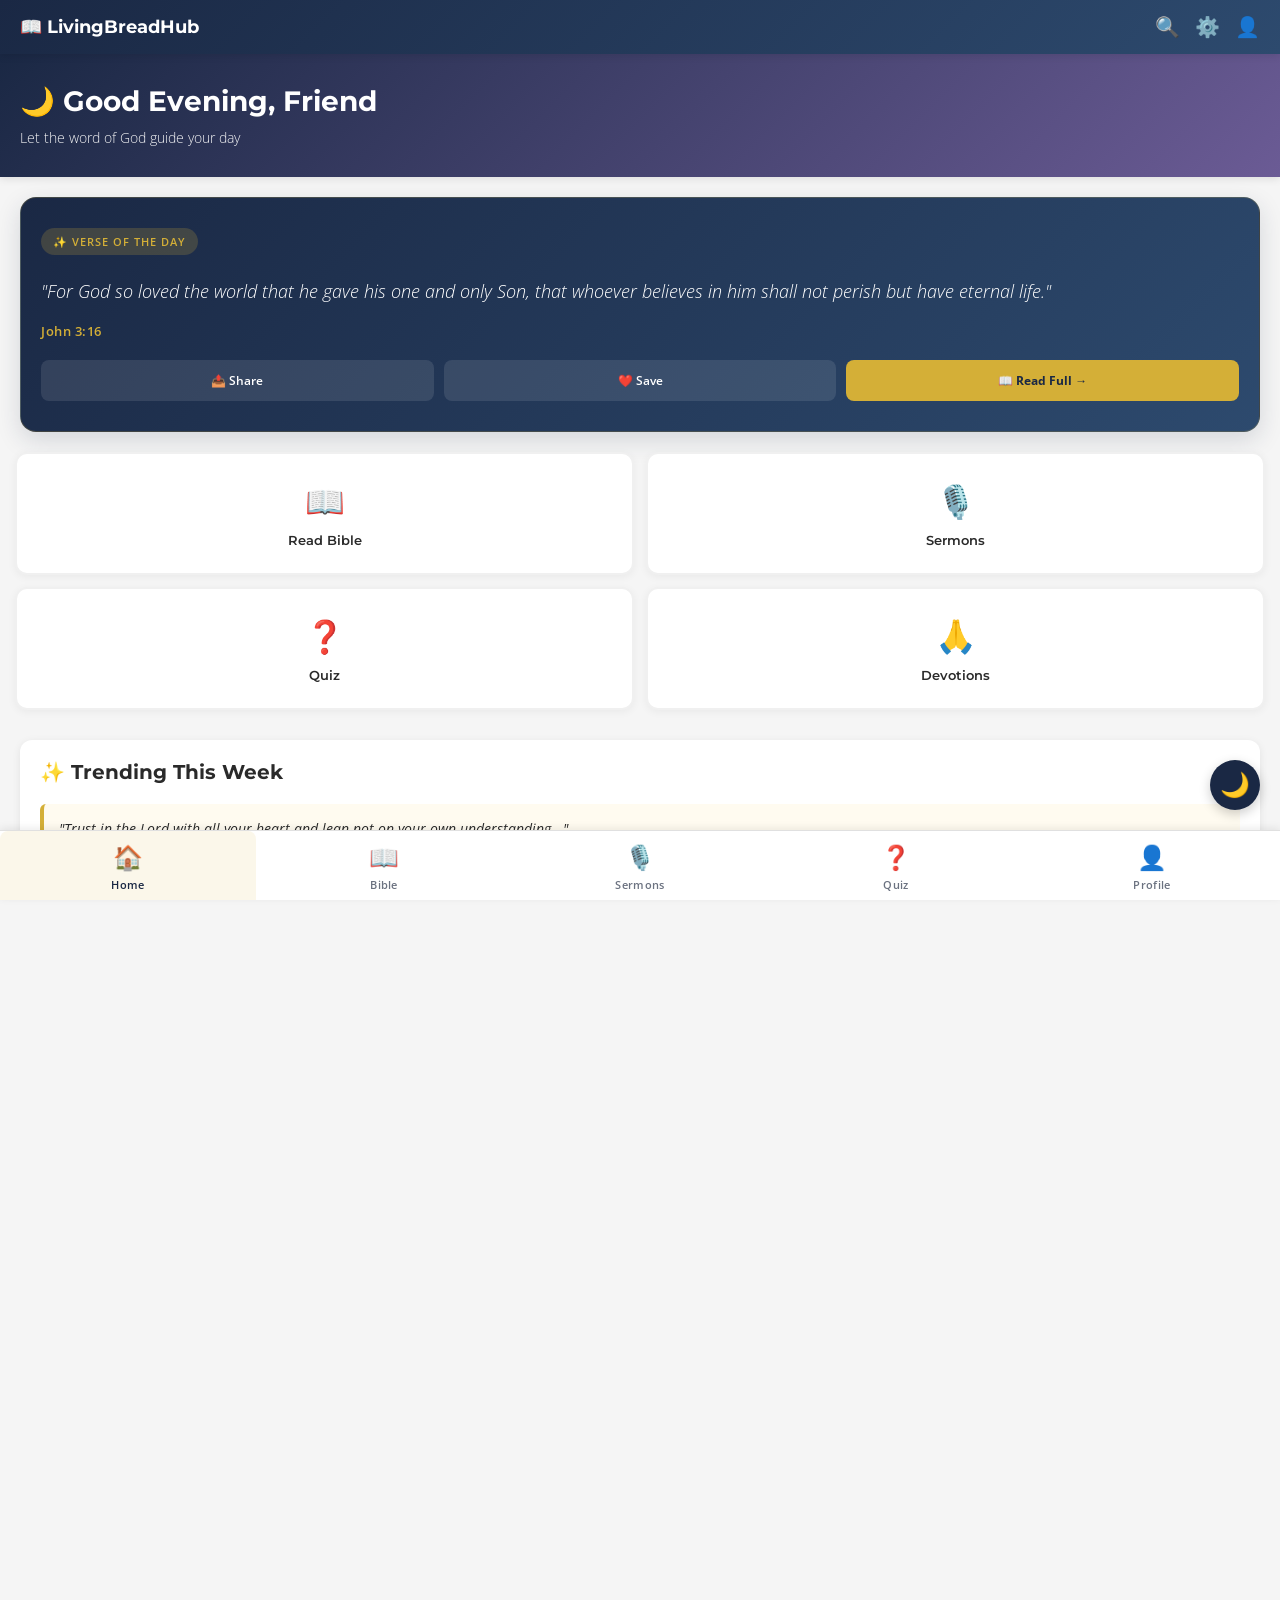
<file: index.html>
<!DOCTYPE html>
<html lang="en">
<head>
    <meta charset="UTF-8">
    <meta name="viewport" content="width=device-width, initial-scale=1.0">
    <title>LivingBreadHub - Modern Bible App</title>
    <link href="https://fonts.googleapis.com/css2?family=Montserrat:wght@600;700&family=Open+Sans:wght@400;500&family=Lato:wght@300&display=swap" rel="stylesheet">
    <link rel="stylesheet" href="css/styles.css">
</head>
<body>

<!-- ==================== HEADER ==================== -->
<div class="app-header">
    <div class="header-logo">📖 LivingBreadHub</div>
    <div class="header-icons">
        <span onclick="alert('Search coming soon!')">🔍</span>
        <span onclick="alert('Settings coming soon!')">⚙️</span>
        <span onclick="alert('Profile coming soon!')">👤</span>
    </div>
</div>

<!-- ==================== WELCOME SECTION ==================== -->
<div class="welcome-section">
    <h2 class="greeting" id="greeting">Good Morning, Friend</h2>
    <p class="tagline">Let the word of God guide your day</p>
</div>

<!-- ==================== VERSE OF THE DAY ==================== -->
<div class="verse-card">
    <div class="verse-badge">✨ VERSE OF THE DAY</div>
    <p class="verse-text">"For God so loved the world that he gave his one and only Son, that whoever believes in him shall not perish but have eternal life."</p>
    <p class="verse-reference">John 3:16</p>
    <div class="verse-actions">
        <button class="verse-btn" onclick="shareVerse()">📤 Share</button>
        <button class="verse-btn" onclick="bookmarkVerse(event)">❤️ Save</button>
        <button class="verse-btn read-btn" onclick="readFull()">📖 Read Full →</button>
    </div>
</div>

<!-- ==================== QUICK ACTIONS ==================== -->
<div class="quick-actions">
    <div class="action-card" onclick="goToSection('bible')">
        <span class="action-icon">📖</span>
        <span class="action-label">Read Bible</span>
    </div>
    <div class="action-card" onclick="goToSection('sermons')">
        <span class="action-icon">🎙️</span>
        <span class="action-label">Sermons</span>
    </div>
    <div class="action-card" onclick="goToSection('quiz')">
        <span class="action-icon">❓</span>
        <span class="action-label">Quiz</span>
    </div>
    <div class="action-card" onclick="goToSection('devotions')">
        <span class="action-icon">🙏</span>
        <span class="action-label">Devotions</span>
    </div>
</div>

<!-- ==================== FEATURED VERSES ==================== -->
<div class="featured-section">
    <h3 class="section-title">✨ Trending This Week</h3>
    
    <div class="verse-item">
        <div class="verse-item-text">"Trust in the Lord with all your heart and lean not on your own understanding..."</div>
        <div class="verse-item-ref">Proverbs 3:5-6</div>
    </div>
    
    <div class="verse-item">
        <div class="verse-item-text">"I can do all things through Christ who strengthens me..."</div>
        <div class="verse-item-ref">Philippians 4:13</div>
    </div>
    
    <div class="verse-item">
        <div class="verse-item-text">"For I know the plans I have for you, declares the Lord..."</div>
        <div class="verse-item-ref">Jeremiah 29:11</div>
    </div>
    
    <div class="verse-item">
        <div class="verse-item-text">"Jesus answered, I am the way and the truth and the life..."</div>
        <div class="verse-item-ref">John 14:6</div>
    </div>
</div>

<!-- ==================== STREAK TRACKER ==================== -->
<div class="streak-card">
    <div class="streak-badge">🔥 7-Day Streak</div>
    <p style="margin-bottom: 15px;">Keep reading daily to maintain your streak!</p>
    <div class="streak-progress">
        <div class="day-indicator completed">M</div>
        <div class="day-indicator completed">T</div>
        <div class="day-indicator completed">W</div>
        <div class="day-indicator completed">T</div>
        <div class="day-indicator completed">F</div>
        <div class="day-indicator completed">S</div>
        <div class="day-indicator">S</div>
    </div>
</div>

<!-- ==================== READING GOALS ==================== -->
<div class="goals-section">
    <h3 class="section-title">📊 Your Reading Goals</h3>
    
    <div class="goal-item">
        <span class="goal-name">This Week</span>
        <div class="goal-bar">
            <div class="goal-fill" style="width: 65%"></div>
        </div>
        <span class="goal-stat">13 / 20 chapters</span>
    </div>
    
    <div class="goal-item">
        <span class="goal-name">This Month</span>
        <div class="goal-bar">
            <div class="goal-fill" style="width: 42%"></div>
        </div>
        <span class="goal-stat">85 / 200 chapters</span>
    </div>
</div>

<!-- ==================== SERMONS SECTION ==================== -->
<div class="sermons-section">
    <h2 class="section-title">🎙️ Featured Sermons</h2>
    
    <div class="sermon-list">
        <div class="sermon-card">
            <div class="sermon-image" style="background: linear-gradient(135deg, #667eea 0%, #764ba2 100%);">
                <button class="play-btn">▶️</button>
            </div>
            <div class="sermon-info">
                <span class="sermon-category">Faith</span>
                <h3 class="sermon-title">The Power of Belief</h3>
                <p class="sermon-speaker">Pastor John Smith</p>
                <div class="sermon-meta">45:32 • Mar 15, 2026</div>
            </div>
        </div>
        
        <div class="sermon-card">
            <div class="sermon-image" style="background: linear-gradient(135deg, #f093fb 0%, #f5576c 100%);">
                <button class="play-btn">▶️</button>
            </div>
            <div class="sermon-info">
                <span class="sermon-category" style="background: #fce7f3; color: #ec4899;">Love</span>
                <h3 class="sermon-title">God's Love Never Fails</h3>
                <p class="sermon-speaker">Pastor Sarah Johnson</p>
                <div class="sermon-meta">52:15 • Mar 14, 2026</div>
            </div>
        </div>
        
        <div class="sermon-card">
            <div class="sermon-image" style="background: linear-gradient(135deg, #a8edea 0%, #fed6e3 100%);">
                <button class="play-btn">▶️</button>
            </div>
            <div class="sermon-info">
                <span class="sermon-category" style="background: #dcfce7; color: #16a34a;">Grace</span>
                <h3 class="sermon-title">Living by God's Grace</h3>
                <p class="sermon-speaker">Bishop Michael Brown</p>
                <div class="sermon-meta">48:20 • Mar 13, 2026</div>
            </div>
        </div>
        
        <div class="sermon-card">
            <div class="sermon-image" style="background: linear-gradient(135deg, #ffecd2 0%, #fcb69f 100%);">
                <button class="play-btn">▶️</button>
            </div>
            <div class="sermon-info">
                <span class="sermon-category" style="background: #fed7aa; color: #b45309;">Hope</span>
                <h3 class="sermon-title">Finding Hope in Difficult Times</h3>
                <p class="sermon-speaker">Reverend David Wilson</p>
                <div class="sermon-meta">38:45 • Mar 12, 2026</div>
            </div>
        </div>
    </div>
</div>

<!-- ==================== ACHIEVEMENTS/BADGES ==================== -->
<div class="badges-section">
    <h3 class="section-title">🏆 Your Achievements</h3>
    
    <div class="badges-grid">
        <div class="badge unlocked">
            <span class="badge-icon">📖</span>
            <span class="badge-name">Bible Master</span>
        </div>
        
        <div class="badge unlocked">
            <span class="badge-icon">🎯</span>
            <span class="badge-name">Quiz Ace</span>
        </div>
        
        <div class="badge">
            <span class="badge-icon">🌙</span>
            <span class="badge-name">Night Reader</span>
        </div>
        
        <div class="badge unlocked">
            <span class="badge-icon">💪</span>
            <span class="badge-name">Dedicated</span>
        </div>
        
        <div class="badge">
            <span class="badge-icon">🚀</span>
            <span class="badge-name">Fast Learner</span>
        </div>
        
        <div class="badge">
            <span class="badge-icon">⭐</span>
            <span class="badge-name">Legend</span>
        </div>
    </div>
</div>

<!-- ==================== BOTTOM NAVIGATION ==================== -->
<nav class="bottom-nav">
    <a href="#" class="nav-item active" onclick="setActive(event)">
        <span class="nav-icon">🏠</span>
        <span class="nav-label">Home</span>
    </a>
    <a href="#" class="nav-item" onclick="setActive(event)">
        <span class="nav-icon">📖</span>
        <span class="nav-label">Bible</span>
    </a>
    <a href="#" class="nav-item" onclick="setActive(event)">
        <span class="nav-icon">🎙️</span>
        <span class="nav-label">Sermons</span>
    </a>
    <a href="#" class="nav-item" onclick="setActive(event)">
        <span class="nav-icon">❓</span>
        <span class="nav-label">Quiz</span>
    </a>
    <a href="#" class="nav-item" onclick="setActive(event)">
        <span class="nav-icon">👤</span>
        <span class="nav-label">Profile</span>
    </a>
</nav>

<!-- ==================== DARK MODE TOGGLE ==================== -->
<button class="theme-toggle" id="themeToggle" onclick="toggleTheme()">🌙</button>

<script src="js/app.js"></script>

</body>
</html>
</file>
<file: css/styles.css>
* {
    margin: 0;
    padding: 0;
    box-sizing: border-box;
}

html, body {
    height: 100%;
    width: 100%;
    font-family: 'Open Sans', sans-serif;
    background: #f5f5f5;
    color: #2a2a2a;
    transition: background 0.3s ease, color 0.3s ease;
    overflow-x: hidden;
}

body.dark-mode {
    background: #0f1419;
    color: #e0e0e0;
}

/* ==================== HEADER ==================== */
.app-header {
    background: linear-gradient(135deg, #1a2844 0%, #2d4a6e 100%);
    color: white;
    padding: 15px 20px;
    display: flex;
    justify-content: space-between;
    align-items: center;
    position: sticky;
    top: 0;
    z-index: 100;
    box-shadow: 0 2px 8px rgba(0,0,0,0.1);
    font-family: 'Montserrat', sans-serif;
}

.header-logo {
    font-weight: 700;
    font-size: 18px;
    display: flex;
    align-items: center;
    gap: 8px;
}

.header-icons {
    display: flex;
    gap: 15px;
    font-size: 20px;
}

.header-icons span {
    cursor: pointer;
    transition: transform 0.2s;
}

.header-icons span:hover {
    transform: scale(1.1);
}

/* ==================== WELCOME SECTION ==================== */
.welcome-section {
    background: linear-gradient(135deg, #1a2844 0%, #6b5b95 100%);
    color: white;
    padding: 30px 20px;
    margin-bottom: 20px;
    box-shadow: 0 2px 8px rgba(0,0,0,0.1);
}

.greeting {
    font-size: 28px;
    font-weight: 700;
    margin: 0 0 10px 0;
    font-family: 'Montserrat', sans-serif;
}

.tagline {
    font-size: 14px;
    opacity: 0.95;
    margin: 0;
    font-weight: 300;
}

/* ==================== VERSE OF THE DAY ==================== */
.verse-card {
    background: linear-gradient(135deg, #1a2844 0%, #2d4a6e 100%);
    border-radius: 16px;
    padding: 30px 20px;
    margin: 20px;
    color: white;
    box-shadow: 0 8px 24px rgba(26, 40, 68, 0.15);
    border: 1px solid rgba(212, 175, 55, 0.2);
}

.verse-badge {
    background: rgba(212, 175, 55, 0.2);
    color: #d4af37;
    padding: 6px 12px;
    border-radius: 20px;
    font-size: 11px;
    font-weight: 600;
    letter-spacing: 1px;
    display: inline-block;
    margin-bottom: 20px;
}

.verse-text {
    font-size: 18px;
    line-height: 1.8;
    font-style: italic;
    font-weight: 300;
    margin: 0 0 15px 0;
    color: #ffffff;
}

.verse-reference {
    font-size: 13px;
    color: #d4af37;
    font-weight: 600;
    margin: 0 0 20px 0;
    letter-spacing: 0.5px;
}

.verse-actions {
    display: flex;
    gap: 10px;
    justify-content: space-between;
}

.verse-btn {
    flex: 1;
    padding: 12px;
    border: none;
    border-radius: 8px;
    font-size: 12px;
    font-weight: 600;
    cursor: pointer;
    transition: all 0.3s ease;
    background: rgba(255, 255, 255, 0.1);
    color: white;
    font-family: 'Open Sans', sans-serif;
}

.verse-btn:hover {
    background: rgba(212, 175, 55, 0.3);
    transform: translateY(-2px);
}

.read-btn {
    background: #d4af37 !important;
    color: #1a2844 !important;
    font-weight: 700;
}

.read-btn:hover {
    background: #e5c158 !important;
}

/* ==================== QUICK ACTIONS ==================== */
.quick-actions {
    display: grid;
    grid-template-columns: repeat(2, 1fr);
    gap: 12px;
    padding: 0 15px;
    margin-bottom: 30px;
}

.action-card {
    background: white;
    border: 2px solid #f0f0f0;
    border-radius: 12px;
    padding: 25px 15px;
    text-align: center;
    text-decoration: none;
    color: #2a2a2a;
    transition: all 0.3s ease;
    box-shadow: 0 2px 8px rgba(0,0,0,0.05);
    display: flex;
    flex-direction: column;
    align-items: center;
    gap: 10px;
    cursor: pointer;
}

.action-card:hover {
    border-color: #d4af37;
    box-shadow: 0 8px 16px rgba(212, 175, 55, 0.15);
    transform: translateY(-4px);
}

body.dark-mode .action-card {
    background: #1a1f2e;
    border-color: #2d3748;
    color: #e0e0e0;
}

.action-icon {
    font-size: 32px;
}

.action-label {
    font-size: 13px;
    font-weight: 600;
    color: #2a2a2a;
    font-family: 'Montserrat', sans-serif;
}

body.dark-mode .action-label {
    color: #e0e0e0;
}

/* ==================== SECTION TITLE ==================== */
.section-title {
    font-size: 20px;
    font-weight: 700;
    margin: 0 0 20px 0;
    color: #2a2a2a;
    font-family: 'Montserrat', sans-serif;
}

body.dark-mode .section-title {
    color: #e0e0e0;
}

/* ==================== FEATURED VERSES ==================== */
.featured-section {
    padding: 20px;
    background: white;
    margin: 20px;
    border-radius: 12px;
    box-shadow: 0 2px 8px rgba(0,0,0,0.08);
}

body.dark-mode .featured-section {
    background: #1a1f2e;
}

.verse-item {
    padding: 15px;
    border-left: 4px solid #d4af37;
    background: #fffbf0;
    border-radius: 6px;
    margin-bottom: 12px;
    cursor: pointer;
    transition: all 0.2s;
}

body.dark-mode .verse-item {
    background: #2d3748;
}

.verse-item:hover {
    transform: translateX(5px);
    box-shadow: 0 2px 8px rgba(212, 175, 55, 0.2);
}

.verse-item-text {
    font-size: 14px;
    font-style: italic;
    margin-bottom: 5px;
    color: #2a2a2a;
}

body.dark-mode .verse-item-text {
    color: #e0e0e0;
}

.verse-item-ref {
    font-size: 12px;
    color: #d4af37;
    font-weight: 600;
}

/* ==================== SERMONS SECTION ==================== */
.sermons-section {
    padding: 20px;
    background: #f9f9f9;
    margin-top: 30px;
}

body.dark-mode .sermons-section {
    background: #0f1419;
}

.sermon-list {
    display: flex;
    flex-direction: column;
    gap: 15px;
}

.sermon-card {
    background: white;
    border-radius: 12px;
    overflow: hidden;
    box-shadow: 0 2px 8px rgba(0,0,0,0.08);
    transition: all 0.3s ease;
    cursor: pointer;
}

body.dark-mode .sermon-card {
    background: #1a1f2e;
}

.sermon-card:hover {
    box-shadow: 0 8px 16px rgba(0,0,0,0.12);
    transform: translateY(-4px);
}

.sermon-image {
    width: 100%;
    height: 180px;
    position: relative;
    display: flex;
    align-items: center;
    justify-content: center;
    background-size: cover;
    background-position: center;
}

.play-btn {
    width: 60px;
    height: 60px;
    border-radius: 50%;
    background: rgba(255, 255, 255, 0.95);
    border: none;
    font-size: 24px;
    cursor: pointer;
    box-shadow: 0 4px 12px rgba(0,0,0,0.2);
    transition: all 0.3s;
    display: flex;
    align-items: center;
    justify-content: center;
}

.play-btn:hover {
    background: white;
    transform: scale(1.1);
}

.sermon-info {
    padding: 15px;
}

.sermon-category {
    display: inline-block;
    background: #ffe8cc;
    color: #d97706;
    padding: 4px 12px;
    border-radius: 20px;
    font-size: 11px;
    font-weight: 600;
    margin-bottom: 8px;
}

.sermon-title {
    font-size: 16px;
    font-weight: 700;
    margin: 8px 0;
    color: #2a2a2a;
    line-height: 1.4;
}

body.dark-mode .sermon-title {
    color: #e0e0e0;
}

.sermon-speaker {
    font-size: 13px;
    color: #6b7280;
    margin: 0;
    font-weight: 500;
}

body.dark-mode .sermon-speaker {
    color: #a0aec0;
}

.sermon-meta {
    font-size: 12px;
    color: #9ca3af;
    margin-top: 8px;
}

/* ==================== STREAK SECTION ==================== */
.streak-card {
    background: linear-gradient(135deg, #f5576c 0%, #f093fb 100%);
    color: white;
    padding: 20px;
    border-radius: 12px;
    margin: 20px;
    text-align: center;
}

.streak-badge {
    font-size: 24px;
    font-weight: 700;
    margin-bottom: 10px;
}

.streak-progress {
    display: flex;
    justify-content: space-around;
    margin-top: 15px;
}

.day-indicator {
    width: 35px;
    height: 35px;
    border-radius: 50%;
    display: flex;
    align-items: center;
    justify-content: center;
    background: rgba(255,255,255,0.3);
    font-weight: 600;
    font-size: 12px;
}

.day-indicator.completed {
    background: rgba(255,255,255,0.9);
    color: #f5576c;
}

/* ==================== BOTTOM NAVIGATION ==================== */
.bottom-nav {
    position: fixed;
    bottom: 0;
    left: 0;
    right: 0;
    height: 70px;
    background: white;
    border-top: 1px solid #e0e0e0;
    display: flex;
    justify-content: space-around;
    z-index: 200;
    box-shadow: 0 -2px 8px rgba(0,0,0,0.08);
}

body.dark-mode .bottom-nav {
    background: #1a1f2e;
    border-top-color: #2d3748;
}

.nav-item {
    flex: 1;
    display: flex;
    flex-direction: column;
    align-items: center;
    justify-content: center;
    gap: 4px;
    text-decoration: none;
    color: #6b7280;
    transition: all 0.2s;
    border-radius: 8px 8px 0 0;
    cursor: pointer;
}

.nav-item.active {
    color: #1a2844;
    background: rgba(212, 175, 55, 0.1);
}

body.dark-mode .nav-item.active {
    color: #d4af37;
}

.nav-icon {
    font-size: 24px;
}

.nav-label {
    font-size: 11px;
    font-weight: 600;
    letter-spacing: 0.3px;
}

body {
    padding-bottom: 70px;
}

/* ==================== DARK MODE TOGGLE ==================== */
.theme-toggle {
    position: fixed;
    bottom: 90px;
    right: 20px;
    width: 50px;
    height: 50px;
    border-radius: 50%;
    background: #1a2844;
    border: none;
    color: white;
    font-size: 24px;
    cursor: pointer;
    box-shadow: 0 4px 12px rgba(0,0,0,0.2);
    z-index: 100;
    transition: all 0.3s;
}

body.dark-mode .theme-toggle {
    background: #d4af37;
    color: #1a2844;
}

.theme-toggle:hover {
    transform: scale(1.1);
    box-shadow: 0 6px 16px rgba(0,0,0,0.3);
}

/* ==================== GOALS SECTION ==================== */
.goals-section {
    padding: 20px;
    background: white;
    margin: 20px;
    border-radius: 12px;
    box-shadow: 0 2px 8px rgba(0,0,0,0.08);
}

body.dark-mode .goals-section {
    background: #1a1f2e;
}

.goal-item {
    margin-bottom: 20px;
}

.goal-name {
    display: block;
    font-weight: 600;
    margin-bottom: 8px;
    color: #2a2a2a;
    font-size: 14px;
}

body.dark-mode .goal-name {
    color: #e0e0e0;
}

.goal-bar {
    height: 8px;
    background: #e0e0e0;
    border-radius: 4px;
    overflow: hidden;
    margin-bottom: 6px;
}

body.dark-mode .goal-bar {
    background: #2d3748;
}

.goal-fill {
    height: 100%;
    background: linear-gradient(90deg, #d4af37, #e5c158);
}

.goal-stat {
    font-size: 12px;
    color: #6b7280;
}

/* ==================== BADGES SECTION ==================== */
.badges-section {
    padding: 20px;
    background: white;
    margin: 20px;
    border-radius: 12px;
    box-shadow: 0 2px 8px rgba(0,0,0,0.08);
}

body.dark-mode .badges-section {
    background: #1a1f2e;
}

.badges-grid {
    display: grid;
    grid-template-columns: repeat(3, 1fr);
    gap: 15px;
    margin-top: 15px;
}

.badge {
    text-align: center;
    padding: 15px;
    border-radius: 12px;
    background: #f9f9f9;
    opacity: 0.4;
}

body.dark-mode .badge {
    background: #2d3748;
}

.badge.unlocked {
    background: #fffbf0;
    border: 2px solid #d4af37;
    opacity: 1;
}

body.dark-mode .badge.unlocked {
    background: #2d3748;
    border: 2px solid #d4af37;
}

.badge-icon {
    font-size: 32px;
    display: block;
    margin-bottom: 8px;
}

.badge-name {
    font-size: 12px;
    font-weight: 600;
    color: #2a2a2a;
}

body.dark-mode .badge-name {
    color: #e0e0e0;
}

/* ==================== RESPONSIVE ==================== */
@media (max-width: 480px) {
    .greeting {
        font-size: 24px;
    }

    .verse-text {
        font-size: 16px;
    }

    .quick-actions {
        grid-template-columns: repeat(2, 1fr);
        padding: 0 10px;
    }

    .badges-grid {
        grid-template-columns: repeat(3, 1fr);
    }
}
</file>
